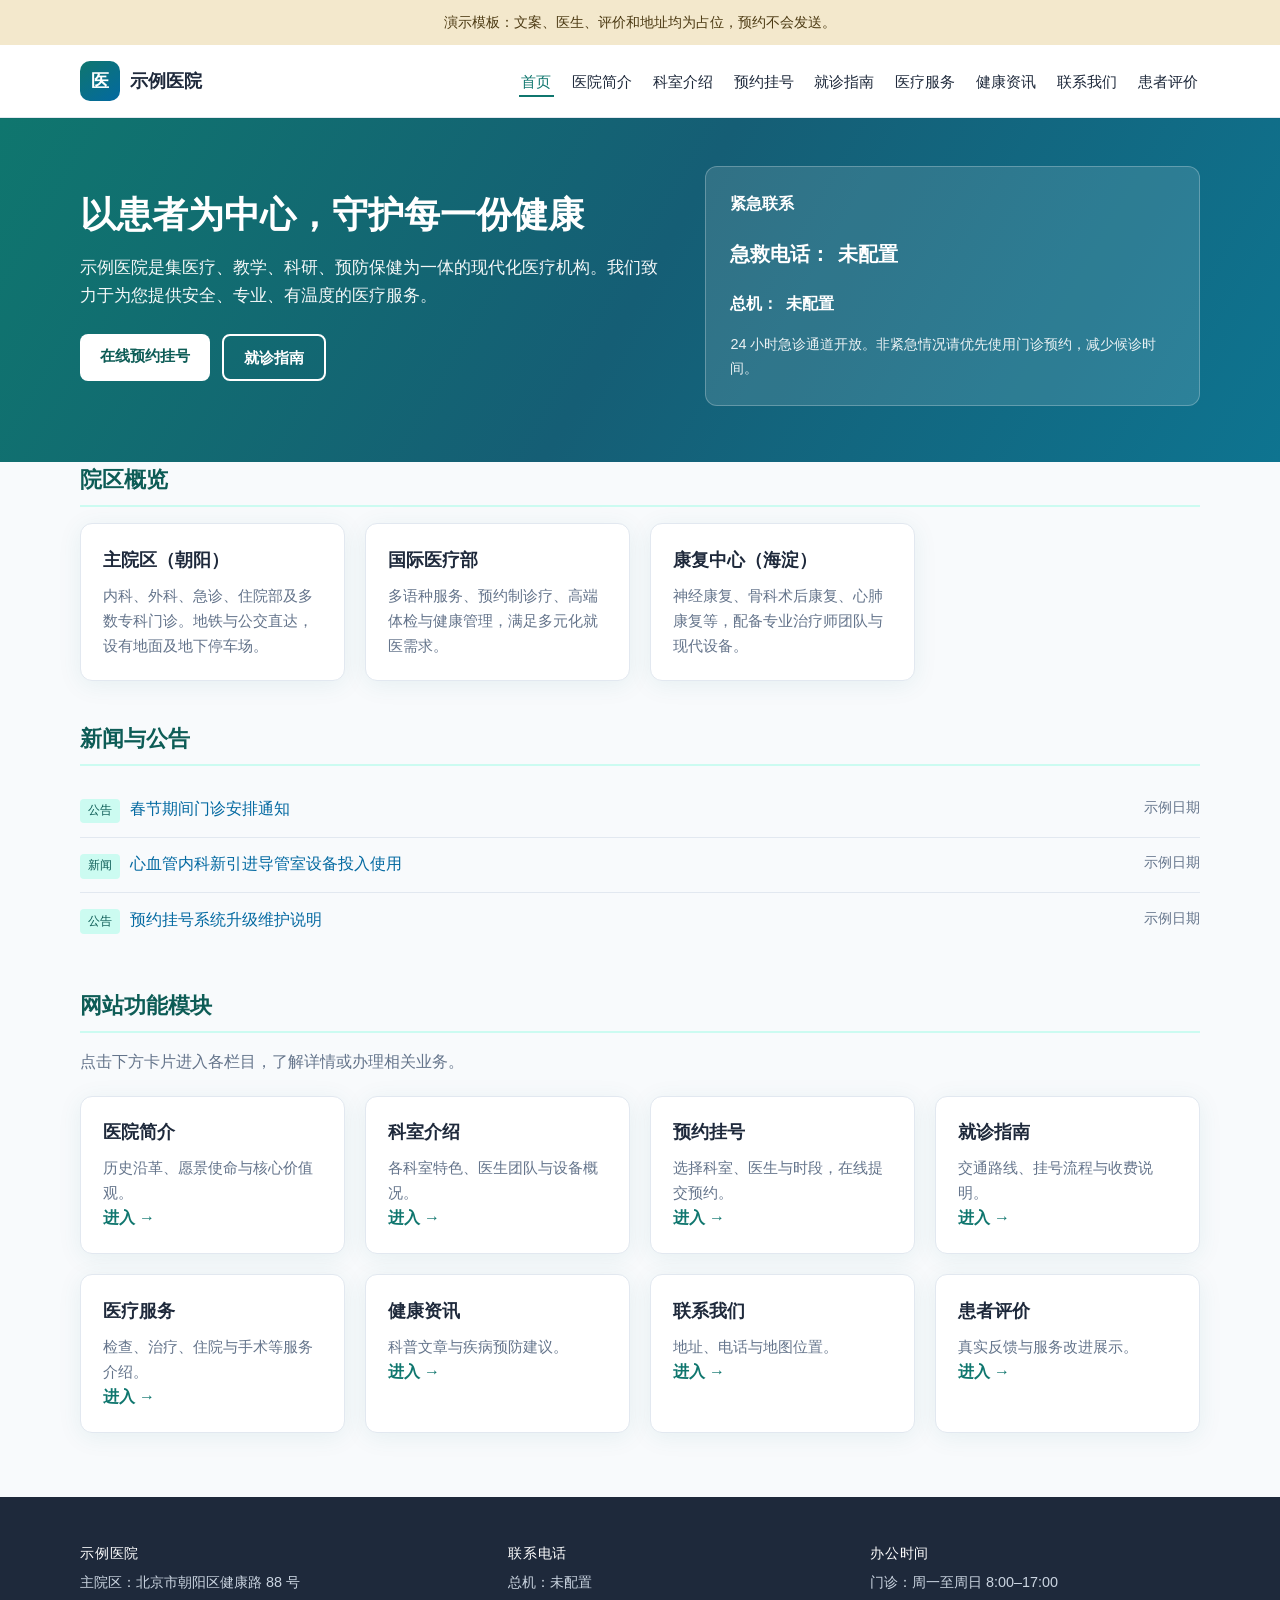
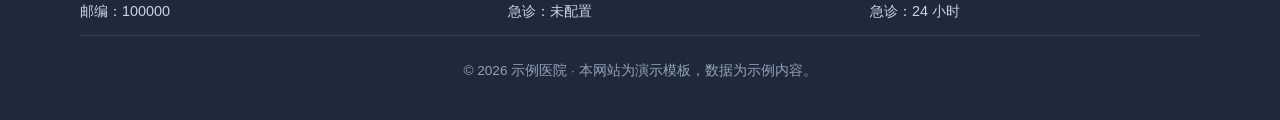
<file: index.html>
<!DOCTYPE html>
<html lang="zh-CN">
  <head>
    <meta charset="utf-8" />
    <meta name="viewport" content="width=device-width, initial-scale=1" />
    <title>首页 — 示例医院</title>
    <link rel="stylesheet" href="css/styles.css" />
  </head>
  <body>
    <p class="demo-notice" role="note">演示模板：文案、医生、评价和地址均为占位，预约不会发送。</p>
    <header class="site-header">
      <div class="container header-inner">
        <a class="logo" href="index.html">
          <span class="logo-mark">医</span>
          <span>示例医院</span>
        </a>
        <button
          type="button"
          class="nav-toggle"
          aria-label="打开菜单"
          aria-expanded="false"
        >
          ☰
        </button>
        <nav class="main-nav" aria-label="主导航">
          <ul>
            <li><a href="index.html" class="active">首页</a></li>
            <li><a href="about.html">医院简介</a></li>
            <li><a href="departments.html">科室介绍</a></li>
            <li><a href="appointment.html">预约挂号</a></li>
            <li><a href="guide.html">就诊指南</a></li>
            <li><a href="services.html">医疗服务</a></li>
            <li><a href="health.html">健康资讯</a></li>
            <li><a href="contact.html">联系我们</a></li>
            <li><a href="reviews.html">患者评价</a></li>
          </ul>
        </nav>
      </div>
    </header>

    <section class="hero-home">
      <div class="container">
        <div>
          <h1>以患者为中心，守护每一份健康</h1>
          <p class="subtitle">
            示例医院是集医疗、教学、科研、预防保健为一体的现代化医疗机构。我们致力于为您提供安全、专业、有温度的医疗服务。
          </p>
          <div class="hero-actions">
            <a class="btn btn-primary" href="appointment.html">在线预约挂号</a>
            <a class="btn btn-outline" href="guide.html" style="border-color: #fff; color: #fff"
              >就诊指南</a
            >
          </div>
        </div>
        <div class="hero-panel">
          <h2>紧急联系</h2>
          <p class="urgent-line">
            <span>急救电话：</span>
            <span>未配置</span>
          </p>
          <p class="urgent-line" style="margin-top: 0.75rem; font-size: 1rem">
            <span>总机：</span>
            <span>未配置</span>
          </p>
          <p style="margin: 1rem 0 0; font-size: 0.9rem; opacity: 0.9">
            24 小时急诊通道开放。非紧急情况请优先使用门诊预约，减少候诊时间。
          </p>
        </div>
      </div>
    </section>

    <main class="container">
      <section class="section">
        <h2 class="section-title">院区概览</h2>
        <div class="card-grid">
          <div class="card">
            <h3>主院区（朝阳）</h3>
            <p>
              内科、外科、急诊、住院部及多数专科门诊。地铁与公交直达，设有地面及地下停车场。
            </p>
          </div>
          <div class="card">
            <h3>国际医疗部</h3>
            <p>
              多语种服务、预约制诊疗、高端体检与健康管理，满足多元化就医需求。
            </p>
          </div>
          <div class="card">
            <h3>康复中心（海淀）</h3>
            <p>神经康复、骨科术后康复、心肺康复等，配备专业治疗师团队与现代设备。</p>
          </div>
        </div>
      </section>

      <section class="section">
        <h2 class="section-title">新闻与公告</h2>
        <ul class="news-list">
          <li>
            <div>
              <span class="tag">公告</span>
              <a href="health.html">春节期间门诊安排通知</a>
            </div>
            <span class="news-date">示例日期</span>
          </li>
          <li>
            <div>
              <span class="tag">新闻</span>
              <a href="departments.html">心血管内科新引进导管室设备投入使用</a>
            </div>
            <span class="news-date">示例日期</span>
          </li>
          <li>
            <div>
              <span class="tag">公告</span>
              <a href="appointment.html">预约挂号系统升级维护说明</a>
            </div>
            <span class="news-date">示例日期</span>
          </li>
        </ul>
      </section>

      <section class="section">
        <h2 class="section-title">网站功能模块</h2>
        <p style="color: var(--color-text-muted); margin-top: 0">
          点击下方卡片进入各栏目，了解详情或办理相关业务。
        </p>
        <div class="card-grid" style="margin-top: 1.25rem">
          <a class="card" href="about.html" style="text-decoration: none; color: inherit">
            <h3>医院简介</h3>
            <p>历史沿革、愿景使命与核心价值观。</p>
            <span style="color: var(--color-primary); font-weight: 600">进入 →</span>
          </a>
          <a class="card" href="departments.html" style="text-decoration: none; color: inherit">
            <h3>科室介绍</h3>
            <p>各科室特色、医生团队与设备概况。</p>
            <span style="color: var(--color-primary); font-weight: 600">进入 →</span>
          </a>
          <a class="card" href="appointment.html" style="text-decoration: none; color: inherit">
            <h3>预约挂号</h3>
            <p>选择科室、医生与时段，在线提交预约。</p>
            <span style="color: var(--color-primary); font-weight: 600">进入 →</span>
          </a>
          <a class="card" href="guide.html" style="text-decoration: none; color: inherit">
            <h3>就诊指南</h3>
            <p>交通路线、挂号流程与收费说明。</p>
            <span style="color: var(--color-primary); font-weight: 600">进入 →</span>
          </a>
          <a class="card" href="services.html" style="text-decoration: none; color: inherit">
            <h3>医疗服务</h3>
            <p>检查、治疗、住院与手术等服务介绍。</p>
            <span style="color: var(--color-primary); font-weight: 600">进入 →</span>
          </a>
          <a class="card" href="health.html" style="text-decoration: none; color: inherit">
            <h3>健康资讯</h3>
            <p>科普文章与疾病预防建议。</p>
            <span style="color: var(--color-primary); font-weight: 600">进入 →</span>
          </a>
          <a class="card" href="contact.html" style="text-decoration: none; color: inherit">
            <h3>联系我们</h3>
            <p>地址、电话与地图位置。</p>
            <span style="color: var(--color-primary); font-weight: 600">进入 →</span>
          </a>
          <a class="card" href="reviews.html" style="text-decoration: none; color: inherit">
            <h3>患者评价</h3>
            <p>真实反馈与服务改进展示。</p>
            <span style="color: var(--color-primary); font-weight: 600">进入 →</span>
          </a>
        </div>
      </section>
    </main>

    <footer class="site-footer">
      <div class="container">
        <div class="footer-grid">
          <div>
            <p class="footer-title">示例医院</p>
            <p>主院区：北京市朝阳区健康路 88 号</p>
            <p>邮编：100000</p>
          </div>
          <div>
            <p class="footer-title">联系电话</p>
            <p>总机：<span>未配置</span></p>
            <p>急诊：<span>未配置</span></p>
          </div>
          <div>
            <p class="footer-title">办公时间</p>
            <p>门诊：周一至周日 8:00–17:00</p>
            <p>急诊：24 小时</p>
          </div>
        </div>
        <p class="copyright">© 2026 示例医院 · 本网站为演示模板，数据为示例内容。</p>
      </div>
    </footer>
    <script src="js/main.js"></script>
  </body>
</html>
</file>
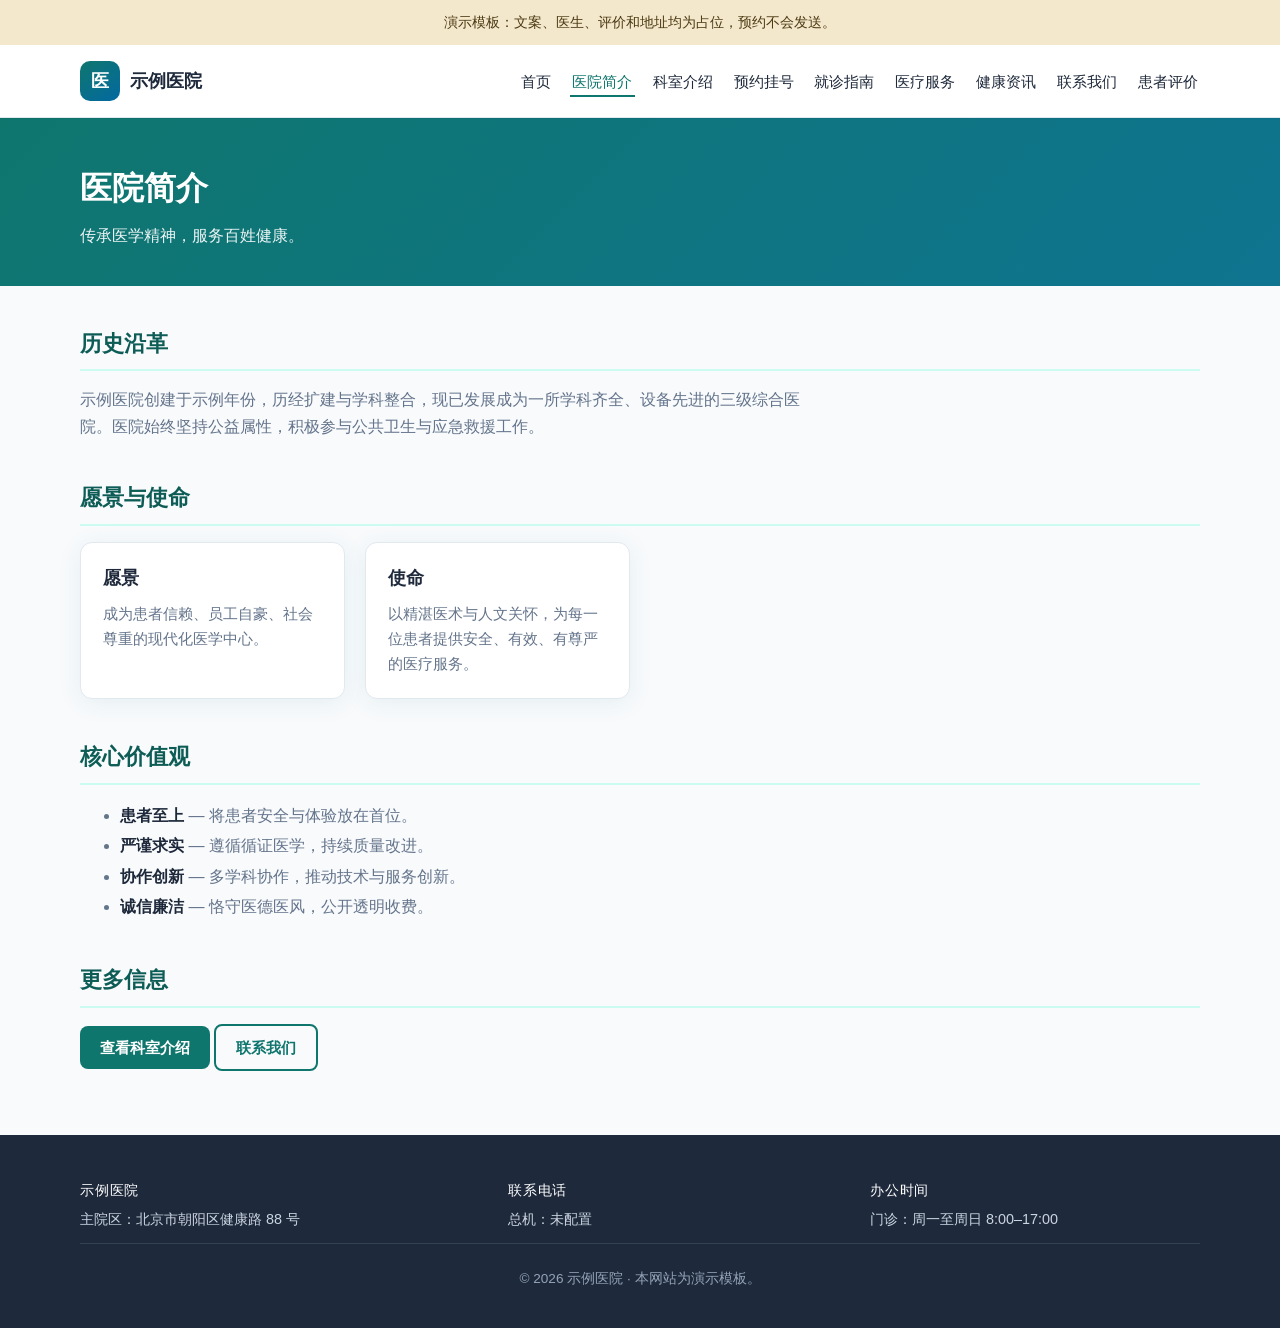
<file: about.html>
<!DOCTYPE html>
<html lang="zh-CN">
  <head>
    <meta charset="utf-8" />
    <meta name="viewport" content="width=device-width, initial-scale=1" />
    <title>医院简介 — 示例医院</title>
    <link rel="stylesheet" href="css/styles.css" />
  </head>
  <body>
    <p class="demo-notice" role="note">演示模板：文案、医生、评价和地址均为占位，预约不会发送。</p>
    <header class="site-header">
      <div class="container header-inner">
        <a class="logo" href="index.html">
          <span class="logo-mark">医</span>
          <span>示例医院</span>
        </a>
        <button type="button" class="nav-toggle" aria-label="打开菜单" aria-expanded="false">
          ☰
        </button>
        <nav class="main-nav" aria-label="主导航">
          <ul>
            <li><a href="index.html">首页</a></li>
            <li><a href="about.html" class="active">医院简介</a></li>
            <li><a href="departments.html">科室介绍</a></li>
            <li><a href="appointment.html">预约挂号</a></li>
            <li><a href="guide.html">就诊指南</a></li>
            <li><a href="services.html">医疗服务</a></li>
            <li><a href="health.html">健康资讯</a></li>
            <li><a href="contact.html">联系我们</a></li>
            <li><a href="reviews.html">患者评价</a></li>
          </ul>
        </nav>
      </div>
    </header>

    <div class="page-hero">
      <div class="container">
        <h1>医院简介</h1>
        <p class="lead">传承医学精神，服务百姓健康。</p>
      </div>
    </div>

    <main class="container">
      <section class="section">
        <h2 class="section-title">历史沿革</h2>
        <p style="color: var(--color-text-muted); max-width: 720px">
          示例医院创建于示例年份，历经扩建与学科整合，现已发展成为一所学科齐全、设备先进的三级综合医院。医院始终坚持公益属性，积极参与公共卫生与应急救援工作。
        </p>
      </section>

      <section class="section">
        <h2 class="section-title">愿景与使命</h2>
        <div class="card-grid">
          <div class="card">
            <h3>愿景</h3>
            <p>成为患者信赖、员工自豪、社会尊重的现代化医学中心。</p>
          </div>
          <div class="card">
            <h3>使命</h3>
            <p>以精湛医术与人文关怀，为每一位患者提供安全、有效、有尊严的医疗服务。</p>
          </div>
        </div>
      </section>

      <section class="section">
        <h2 class="section-title">核心价值观</h2>
        <ul style="color: var(--color-text-muted); max-width: 720px; line-height: 1.9">
          <li><strong style="color: var(--color-text)">患者至上</strong> — 将患者安全与体验放在首位。</li>
          <li><strong style="color: var(--color-text)">严谨求实</strong> — 遵循循证医学，持续质量改进。</li>
          <li><strong style="color: var(--color-text)">协作创新</strong> — 多学科协作，推动技术与服务创新。</li>
          <li><strong style="color: var(--color-text)">诚信廉洁</strong> — 恪守医德医风，公开透明收费。</li>
        </ul>
      </section>

      <section class="section">
        <h2 class="section-title">更多信息</h2>
        <p>
          <a class="btn btn-primary" href="departments.html">查看科室介绍</a>
          <a class="btn btn-outline" href="contact.html">联系我们</a>
        </p>
      </section>
    </main>

    <footer class="site-footer">
      <div class="container">
        <div class="footer-grid">
          <div>
            <p class="footer-title">示例医院</p>
            <p>主院区：北京市朝阳区健康路 88 号</p>
          </div>
          <div>
            <p class="footer-title">联系电话</p>
            <p>总机：<span>未配置</span></p>
          </div>
          <div>
            <p class="footer-title">办公时间</p>
            <p>门诊：周一至周日 8:00–17:00</p>
          </div>
        </div>
        <p class="copyright">© 2026 示例医院 · 本网站为演示模板。</p>
      </div>
    </footer>
    <script src="js/main.js"></script>
  </body>
</html>
</file>
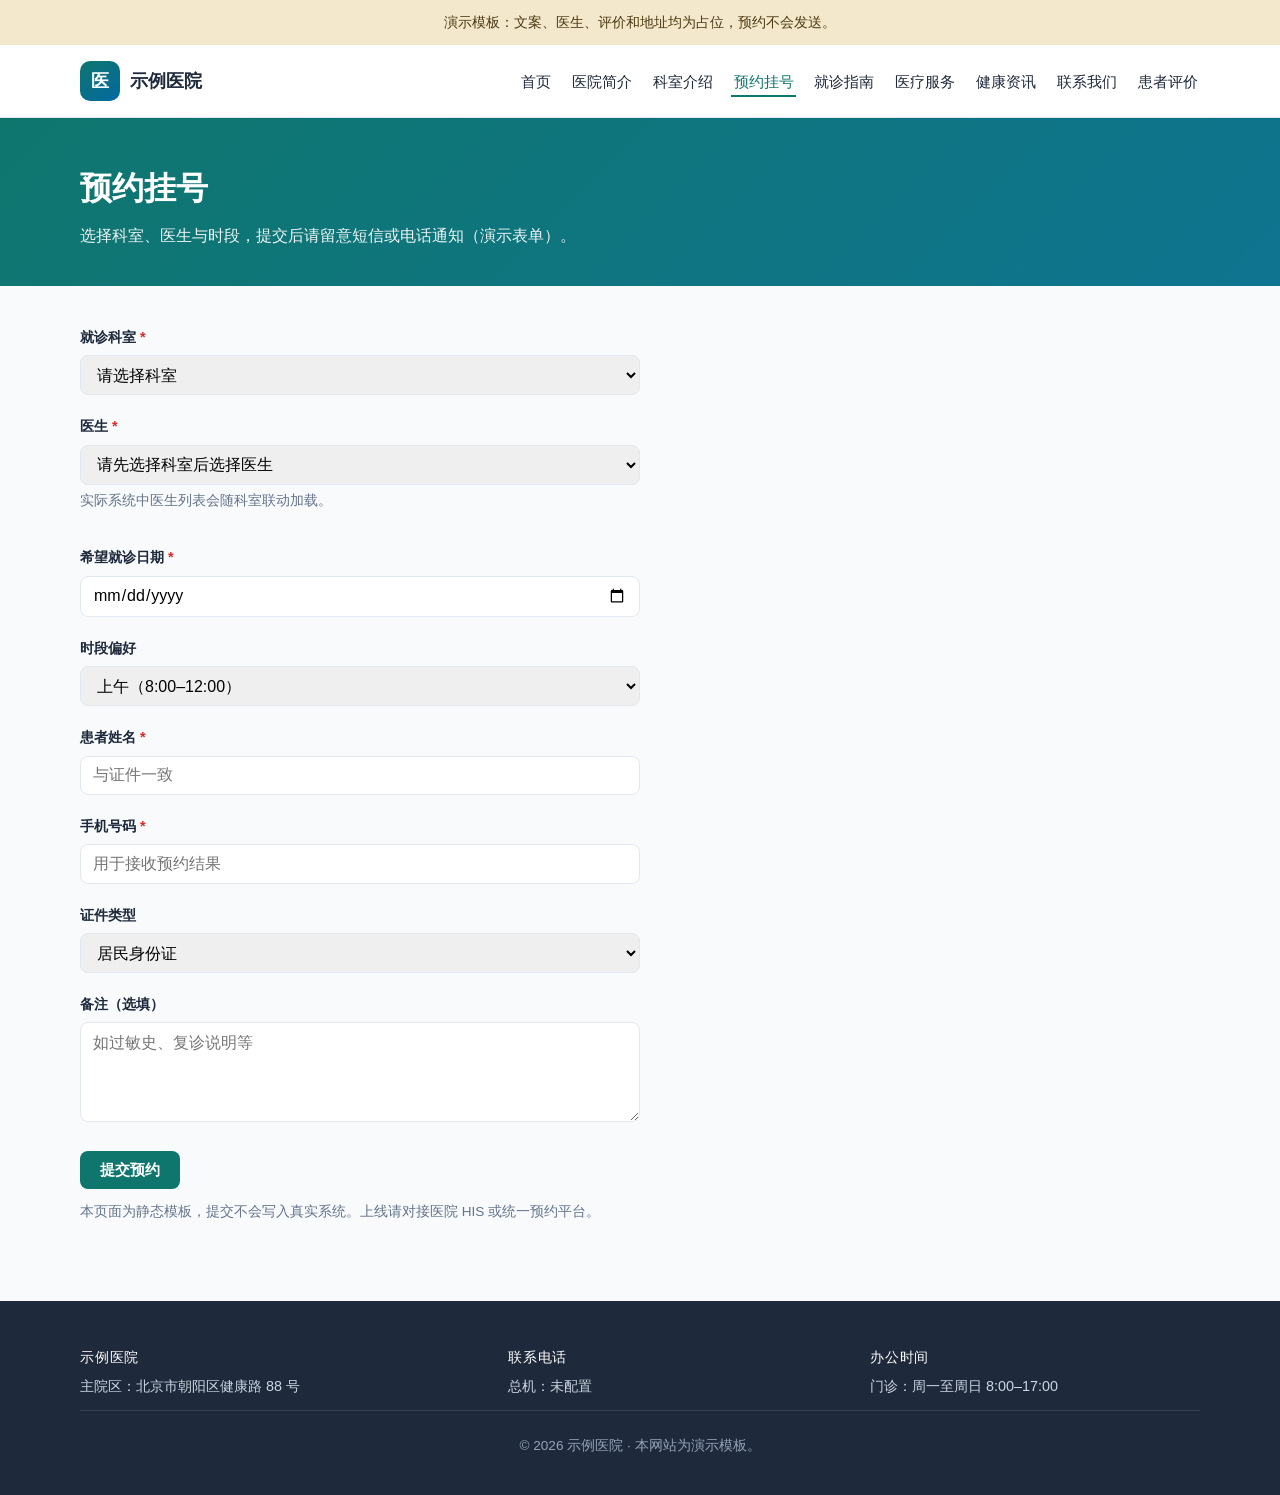
<file: appointment.html>
<!DOCTYPE html>
<html lang="zh-CN">
  <head>
    <meta charset="utf-8" />
    <meta name="viewport" content="width=device-width, initial-scale=1" />
    <title>预约挂号 — 示例医院</title>
    <link rel="stylesheet" href="css/styles.css" />
  </head>
  <body>
    <p class="demo-notice" role="note">演示模板：文案、医生、评价和地址均为占位，预约不会发送。</p>
    <header class="site-header">
      <div class="container header-inner">
        <a class="logo" href="index.html">
          <span class="logo-mark">医</span>
          <span>示例医院</span>
        </a>
        <button type="button" class="nav-toggle" aria-label="打开菜单" aria-expanded="false">
          ☰
        </button>
        <nav class="main-nav" aria-label="主导航">
          <ul>
            <li><a href="index.html">首页</a></li>
            <li><a href="about.html">医院简介</a></li>
            <li><a href="departments.html">科室介绍</a></li>
            <li><a href="appointment.html" class="active">预约挂号</a></li>
            <li><a href="guide.html">就诊指南</a></li>
            <li><a href="services.html">医疗服务</a></li>
            <li><a href="health.html">健康资讯</a></li>
            <li><a href="contact.html">联系我们</a></li>
            <li><a href="reviews.html">患者评价</a></li>
          </ul>
        </nav>
      </div>
    </header>

    <div class="page-hero">
      <div class="container">
        <h1>预约挂号</h1>
        <p class="lead">选择科室、医生与时段，提交后请留意短信或电话通知（演示表单）。</p>
      </div>
    </div>

    <main class="container">
      <section class="section">
        <form id="appointment-form" class="form-grid" novalidate>
          <div class="form-row">
            <label for="dept">就诊科室 <span style="color: var(--color-urgent)">*</span></label>
            <select id="dept" name="dept" required>
              <option value="">请选择科室</option>
              <option value="cardio">心血管内科</option>
              <option value="gi">消化内科</option>
              <option value="ortho">骨科</option>
              <option value="obgyn">妇产科</option>
              <option value="peds">儿科</option>
              <option value="ent">耳鼻喉科</option>
              <option value="derm">皮肤科</option>
            </select>
          </div>
          <div class="form-row">
            <label for="doctor">医生 <span style="color: var(--color-urgent)">*</span></label>
            <select id="doctor" name="doctor" required>
              <option value="">请先选择科室后选择医生</option>
              <option value="any">普通号（不指定医生）</option>
              <option value="doctor-a">示例医生A（主任医师）</option>
              <option value="doctor-b">示例医生B（副主任医师）</option>
              <option value="doctor-c">示例医生C（主治医师）</option>
            </select>
            <p class="form-hint">实际系统中医生列表会随科室联动加载。</p>
          </div>
          <div class="form-row">
            <label for="date">希望就诊日期 <span style="color: var(--color-urgent)">*</span></label>
            <input type="date" id="date" name="date" required />
          </div>
          <div class="form-row">
            <label for="slot">时段偏好</label>
            <select id="slot" name="slot">
              <option value="am">上午（8:00–12:00）</option>
              <option value="pm">下午（13:00–17:00）</option>
            </select>
          </div>
          <div class="form-row">
            <label for="name">患者姓名 <span style="color: var(--color-urgent)">*</span></label>
            <input type="text" id="name" name="name" required autocomplete="name" placeholder="与证件一致" />
          </div>
          <div class="form-row">
            <label for="phone">手机号码 <span style="color: var(--color-urgent)">*</span></label>
            <input type="tel" id="phone" name="phone" required autocomplete="tel" placeholder="用于接收预约结果" />
          </div>
          <div class="form-row">
            <label for="idtype">证件类型</label>
            <select id="idtype" name="idtype">
              <option value="id">居民身份证</option>
              <option value="passport">护照</option>
              <option value="other">其他</option>
            </select>
          </div>
          <div class="form-row">
            <label for="note">备注（选填）</label>
            <textarea id="note" name="note" placeholder="如过敏史、复诊说明等"></textarea>
          </div>
          <div class="form-row">
            <button type="submit" class="btn btn-primary">提交预约</button>
            <p class="form-hint" style="margin-top: 0.75rem">
              本页面为静态模板，提交不会写入真实系统。上线请对接医院 HIS 或统一预约平台。
            </p>
          </div>
        </form>
      </section>
    </main>

    <footer class="site-footer">
      <div class="container">
        <div class="footer-grid">
          <div>
            <p class="footer-title">示例医院</p>
            <p>主院区：北京市朝阳区健康路 88 号</p>
          </div>
          <div>
            <p class="footer-title">联系电话</p>
            <p>总机：<span>未配置</span></p>
          </div>
          <div>
            <p class="footer-title">办公时间</p>
            <p>门诊：周一至周日 8:00–17:00</p>
          </div>
        </div>
        <p class="copyright">© 2026 示例医院 · 本网站为演示模板。</p>
      </div>
    </footer>
    <script src="js/main.js"></script>
  </body>
</html>
</file>
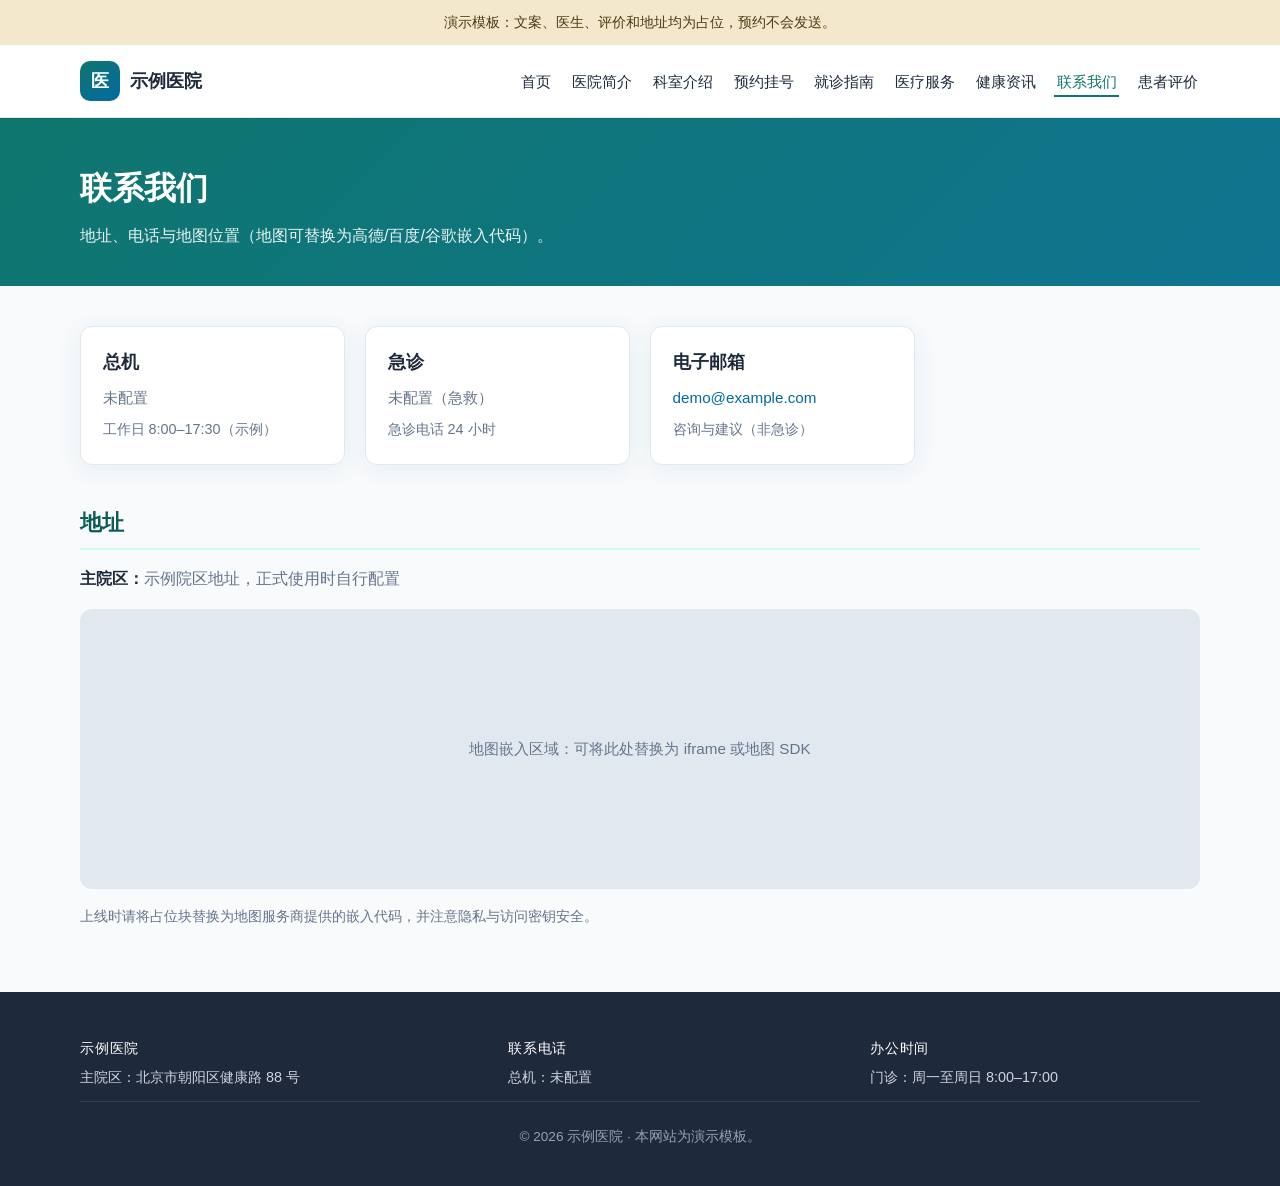
<file: contact.html>
<!DOCTYPE html>
<html lang="zh-CN">
  <head>
    <meta charset="utf-8" />
    <meta name="viewport" content="width=device-width, initial-scale=1" />
    <title>联系我们 — 示例医院</title>
    <link rel="stylesheet" href="css/styles.css" />
  </head>
  <body>
    <p class="demo-notice" role="note">演示模板：文案、医生、评价和地址均为占位，预约不会发送。</p>
    <header class="site-header">
      <div class="container header-inner">
        <a class="logo" href="index.html">
          <span class="logo-mark">医</span>
          <span>示例医院</span>
        </a>
        <button type="button" class="nav-toggle" aria-label="打开菜单" aria-expanded="false">
          ☰
        </button>
        <nav class="main-nav" aria-label="主导航">
          <ul>
            <li><a href="index.html">首页</a></li>
            <li><a href="about.html">医院简介</a></li>
            <li><a href="departments.html">科室介绍</a></li>
            <li><a href="appointment.html">预约挂号</a></li>
            <li><a href="guide.html">就诊指南</a></li>
            <li><a href="services.html">医疗服务</a></li>
            <li><a href="health.html">健康资讯</a></li>
            <li><a href="contact.html" class="active">联系我们</a></li>
            <li><a href="reviews.html">患者评价</a></li>
          </ul>
        </nav>
      </div>
    </header>

    <div class="page-hero">
      <div class="container">
        <h1>联系我们</h1>
        <p class="lead">地址、电话与地图位置（地图可替换为高德/百度/谷歌嵌入代码）。</p>
      </div>
    </div>

    <main class="container">
      <section class="section">
        <div class="card-grid">
          <div class="card">
            <h3>总机</h3>
            <p><span>未配置</span></p>
            <p style="margin-top: 0.5rem; font-size: 0.9rem">工作日 8:00–17:30（示例）</p>
          </div>
          <div class="card">
            <h3>急诊</h3>
            <p><span>未配置</span>（急救）</p>
            <p style="margin-top: 0.5rem; font-size: 0.9rem">急诊电话 24 小时</p>
          </div>
          <div class="card">
            <h3>电子邮箱</h3>
            <p><a href="mailto:demo@example.com">demo@example.com</a></p>
            <p style="margin-top: 0.5rem; font-size: 0.9rem">咨询与建议（非急诊）</p>
          </div>
        </div>
      </section>

      <section class="section">
        <h2 class="section-title">地址</h2>
        <p style="color: var(--color-text-muted); margin: 0 0 1rem">
          <strong style="color: var(--color-text)">主院区：</strong>示例院区地址，正式使用时自行配置
        </p>
        <div class="map-placeholder" role="img" aria-label="地图占位">
          地图嵌入区域：可将此处替换为 iframe 或地图 SDK
        </div>
        <p style="margin-top: 1rem; font-size: 0.9rem; color: var(--color-text-muted)">
          上线时请将占位块替换为地图服务商提供的嵌入代码，并注意隐私与访问密钥安全。
        </p>
      </section>
    </main>

    <footer class="site-footer">
      <div class="container">
        <div class="footer-grid">
          <div>
            <p class="footer-title">示例医院</p>
            <p>主院区：北京市朝阳区健康路 88 号</p>
          </div>
          <div>
            <p class="footer-title">联系电话</p>
            <p>总机：<span>未配置</span></p>
          </div>
          <div>
            <p class="footer-title">办公时间</p>
            <p>门诊：周一至周日 8:00–17:00</p>
          </div>
        </div>
        <p class="copyright">© 2026 示例医院 · 本网站为演示模板。</p>
      </div>
    </footer>
    <script src="js/main.js"></script>
  </body>
</html>
</file>
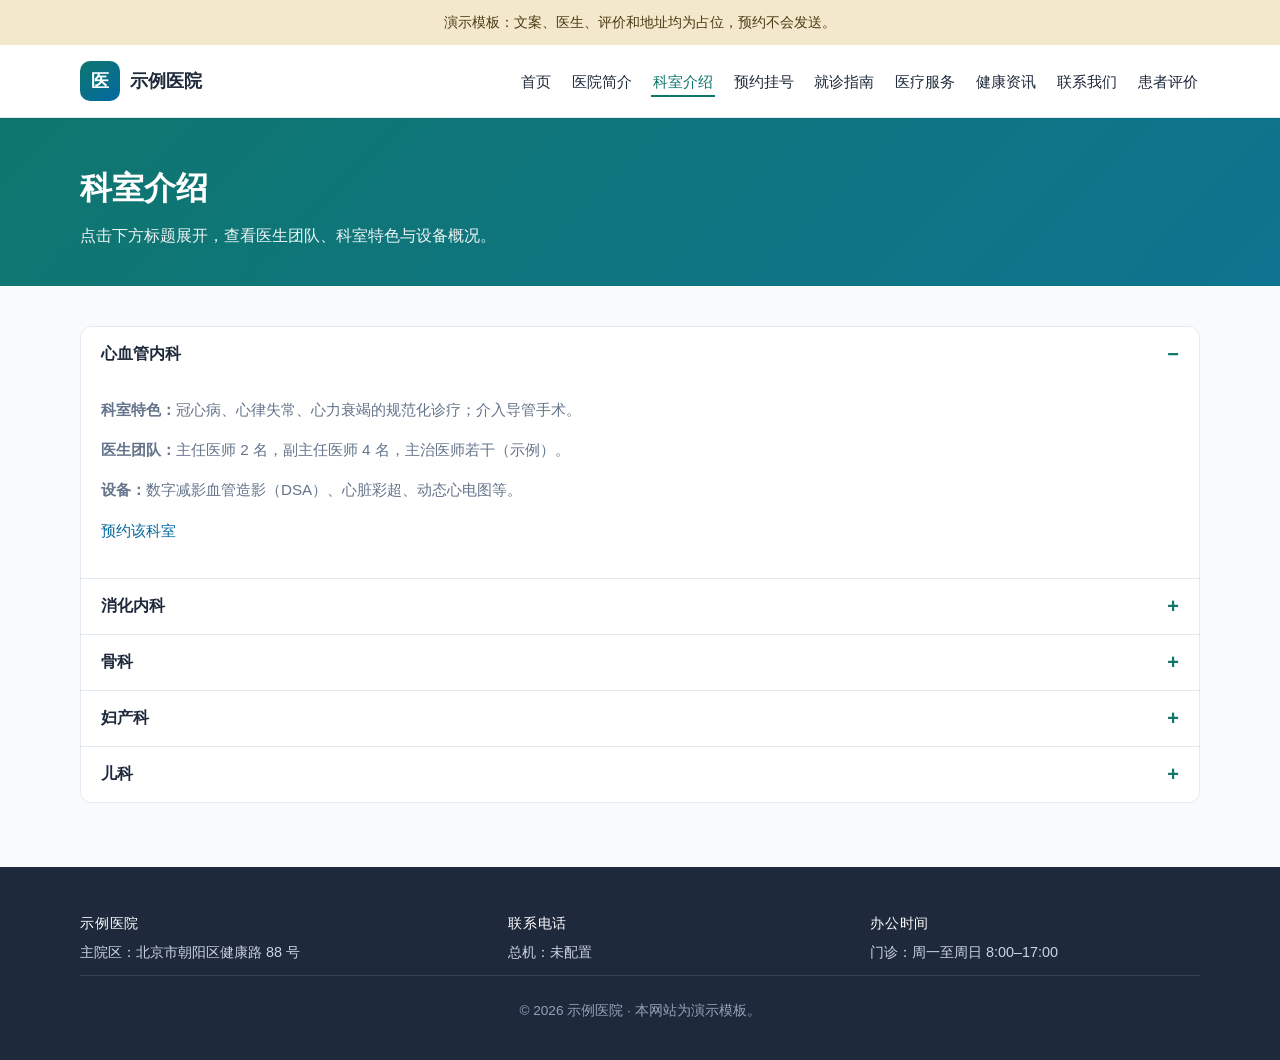
<file: departments.html>
<!DOCTYPE html>
<html lang="zh-CN">
  <head>
    <meta charset="utf-8" />
    <meta name="viewport" content="width=device-width, initial-scale=1" />
    <title>科室介绍 — 示例医院</title>
    <link rel="stylesheet" href="css/styles.css" />
  </head>
  <body>
    <p class="demo-notice" role="note">演示模板：文案、医生、评价和地址均为占位，预约不会发送。</p>
    <header class="site-header">
      <div class="container header-inner">
        <a class="logo" href="index.html">
          <span class="logo-mark">医</span>
          <span>示例医院</span>
        </a>
        <button type="button" class="nav-toggle" aria-label="打开菜单" aria-expanded="false">
          ☰
        </button>
        <nav class="main-nav" aria-label="主导航">
          <ul>
            <li><a href="index.html">首页</a></li>
            <li><a href="about.html">医院简介</a></li>
            <li><a href="departments.html" class="active">科室介绍</a></li>
            <li><a href="appointment.html">预约挂号</a></li>
            <li><a href="guide.html">就诊指南</a></li>
            <li><a href="services.html">医疗服务</a></li>
            <li><a href="health.html">健康资讯</a></li>
            <li><a href="contact.html">联系我们</a></li>
            <li><a href="reviews.html">患者评价</a></li>
          </ul>
        </nav>
      </div>
    </header>

    <div class="page-hero">
      <div class="container">
        <h1>科室介绍</h1>
        <p class="lead">点击下方标题展开，查看医生团队、科室特色与设备概况。</p>
      </div>
    </div>

    <main class="container">
      <div class="accordion" role="region" aria-label="科室列表">
        <div class="accordion-item is-open">
          <button type="button" class="accordion-trigger">心血管内科</button>
          <div class="accordion-panel">
            <p><strong>科室特色：</strong>冠心病、心律失常、心力衰竭的规范化诊疗；介入导管手术。</p>
            <p><strong>医生团队：</strong>主任医师 2 名，副主任医师 4 名，主治医师若干（示例）。</p>
            <p><strong>设备：</strong>数字减影血管造影（DSA）、心脏彩超、动态心电图等。</p>
            <p style="margin-top: 0.75rem">
              <a href="appointment.html">预约该科室</a>
            </p>
          </div>
        </div>
        <div class="accordion-item">
          <button type="button" class="accordion-trigger">消化内科</button>
          <div class="accordion-panel">
            <p><strong>科室特色：</strong>胃肠镜微创诊疗、肝病与胆胰疾病综合管理。</p>
            <p><strong>医生团队：</strong>亚专科分组（肝病、胃肠动力等），高年资医师带组。</p>
            <p><strong>设备：</strong>高清电子胃肠镜、胶囊内镜、幽门螺杆菌检测等。</p>
            <p style="margin-top: 0.75rem">
              <a href="appointment.html">预约该科室</a>
            </p>
          </div>
        </div>
        <div class="accordion-item">
          <button type="button" class="accordion-trigger">骨科</button>
          <div class="accordion-panel">
            <p><strong>科室特色：</strong>关节置换、脊柱微创、运动医学与创伤骨科。</p>
            <p><strong>医生团队：</strong>关节组、脊柱组、创伤组分工协作。</p>
            <p><strong>设备：</strong>术中导航、关节镜、C 臂 X 光机等。</p>
            <p style="margin-top: 0.75rem">
              <a href="appointment.html">预约该科室</a>
            </p>
          </div>
        </div>
        <div class="accordion-item">
          <button type="button" class="accordion-trigger">妇产科</button>
          <div class="accordion-panel">
            <p><strong>科室特色：</strong>高危妊娠管理、妇科肿瘤与微创手术。</p>
            <p><strong>医生团队：</strong>产科、妇科肿瘤、生殖内分泌等亚专业。</p>
            <p><strong>设备：</strong>四维彩超、宫腔镜、腹腔镜系统等。</p>
            <p style="margin-top: 0.75rem">
              <a href="appointment.html">预约该科室</a>
            </p>
          </div>
        </div>
        <div class="accordion-item">
          <button type="button" class="accordion-trigger">儿科</button>
          <div class="accordion-panel">
            <p><strong>科室特色：</strong>儿童呼吸、消化、神经及新生儿常见病与危重症。</p>
            <p><strong>医生团队：</strong>儿科专科医师与护理团队，注重家长沟通与健康宣教。</p>
            <p><strong>环境：</strong>独立雾化区、儿童友好候诊区（示例）。</p>
            <p style="margin-top: 0.75rem">
              <a href="appointment.html">预约该科室</a>
            </p>
          </div>
        </div>
      </div>
    </main>

    <footer class="site-footer">
      <div class="container">
        <div class="footer-grid">
          <div>
            <p class="footer-title">示例医院</p>
            <p>主院区：北京市朝阳区健康路 88 号</p>
          </div>
          <div>
            <p class="footer-title">联系电话</p>
            <p>总机：<span>未配置</span></p>
          </div>
          <div>
            <p class="footer-title">办公时间</p>
            <p>门诊：周一至周日 8:00–17:00</p>
          </div>
        </div>
        <p class="copyright">© 2026 示例医院 · 本网站为演示模板。</p>
      </div>
    </footer>
    <script src="js/main.js"></script>
  </body>
</html>
</file>
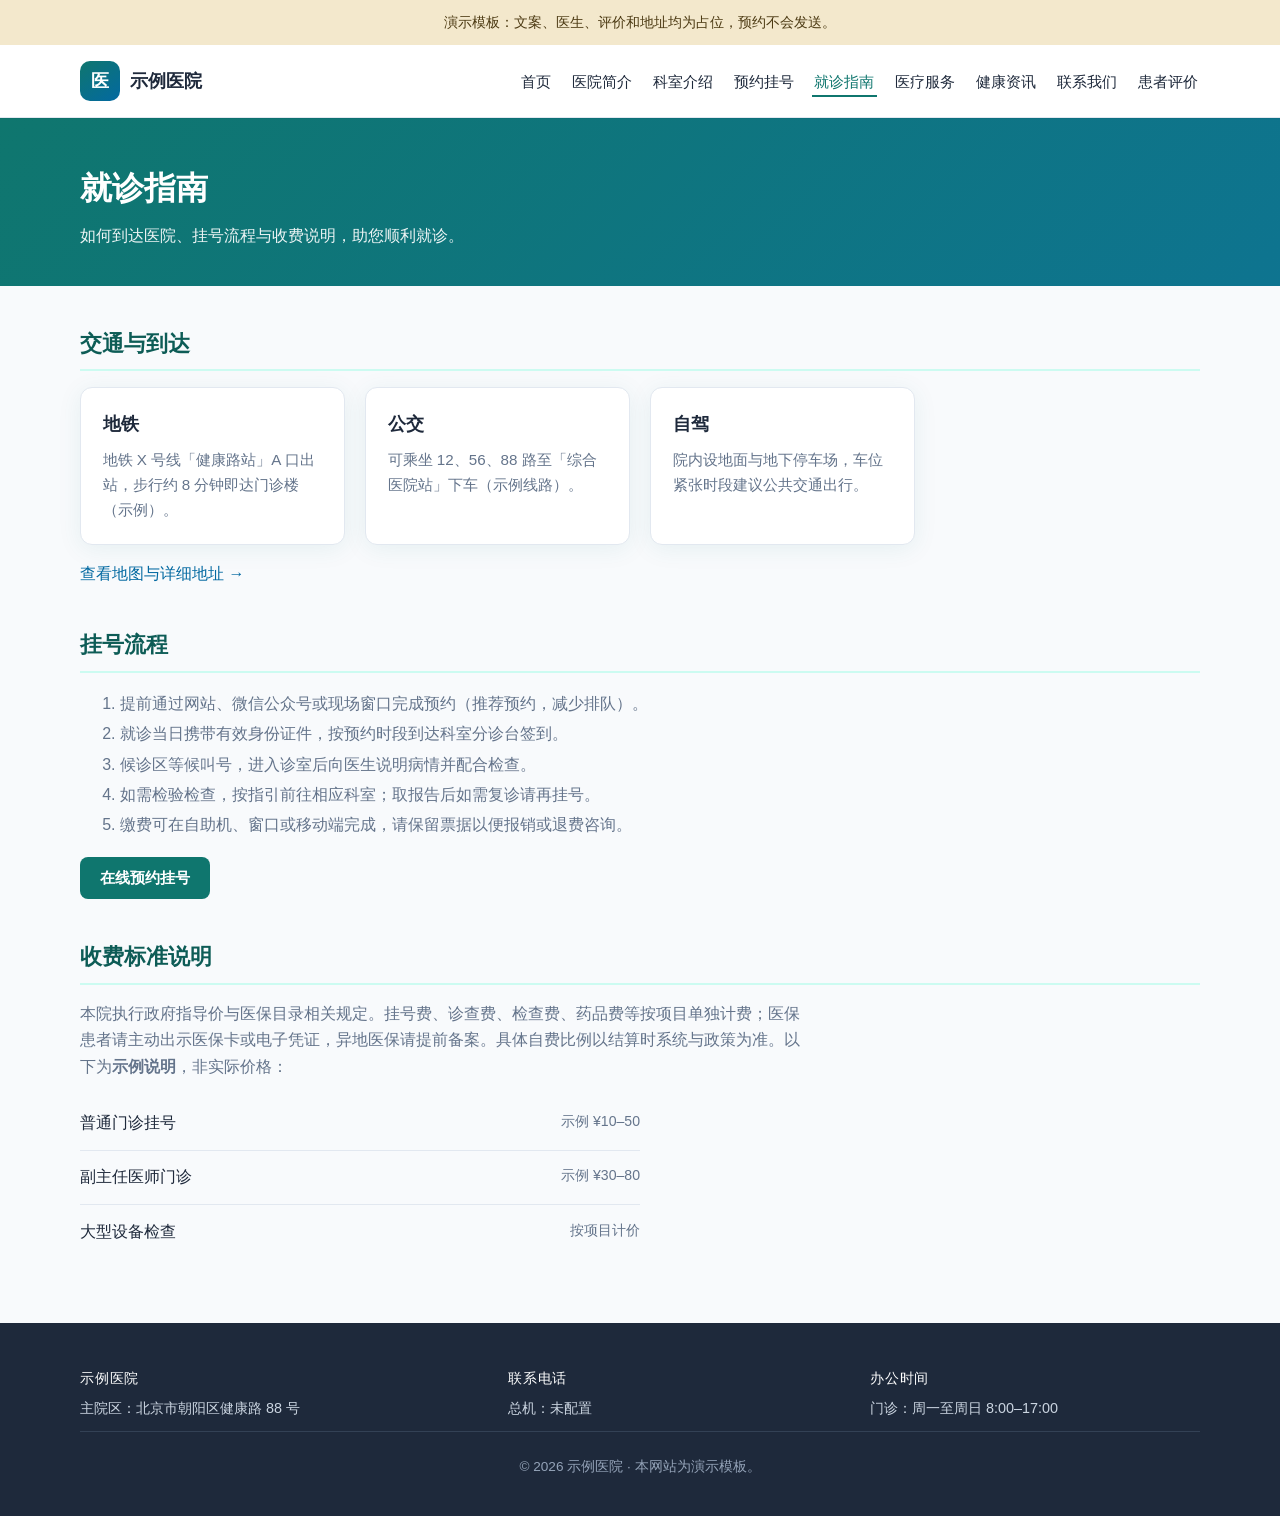
<file: guide.html>
<!DOCTYPE html>
<html lang="zh-CN">
  <head>
    <meta charset="utf-8" />
    <meta name="viewport" content="width=device-width, initial-scale=1" />
    <title>就诊指南 — 示例医院</title>
    <link rel="stylesheet" href="css/styles.css" />
  </head>
  <body>
    <p class="demo-notice" role="note">演示模板：文案、医生、评价和地址均为占位，预约不会发送。</p>
    <header class="site-header">
      <div class="container header-inner">
        <a class="logo" href="index.html">
          <span class="logo-mark">医</span>
          <span>示例医院</span>
        </a>
        <button type="button" class="nav-toggle" aria-label="打开菜单" aria-expanded="false">
          ☰
        </button>
        <nav class="main-nav" aria-label="主导航">
          <ul>
            <li><a href="index.html">首页</a></li>
            <li><a href="about.html">医院简介</a></li>
            <li><a href="departments.html">科室介绍</a></li>
            <li><a href="appointment.html">预约挂号</a></li>
            <li><a href="guide.html" class="active">就诊指南</a></li>
            <li><a href="services.html">医疗服务</a></li>
            <li><a href="health.html">健康资讯</a></li>
            <li><a href="contact.html">联系我们</a></li>
            <li><a href="reviews.html">患者评价</a></li>
          </ul>
        </nav>
      </div>
    </header>

    <div class="page-hero">
      <div class="container">
        <h1>就诊指南</h1>
        <p class="lead">如何到达医院、挂号流程与收费说明，助您顺利就诊。</p>
      </div>
    </div>

    <main class="container">
      <section class="section">
        <h2 class="section-title">交通与到达</h2>
        <div class="card-grid">
          <div class="card">
            <h3>地铁</h3>
            <p>地铁 X 号线「健康路站」A 口出站，步行约 8 分钟即达门诊楼（示例）。</p>
          </div>
          <div class="card">
            <h3>公交</h3>
            <p>可乘坐 12、56、88 路至「综合医院站」下车（示例线路）。</p>
          </div>
          <div class="card">
            <h3>自驾</h3>
            <p>院内设地面与地下停车场，车位紧张时段建议公共交通出行。</p>
          </div>
        </div>
        <p style="margin-top: 1rem">
          <a href="contact.html">查看地图与详细地址 →</a>
        </p>
      </section>

      <section class="section">
        <h2 class="section-title">挂号流程</h2>
        <ol style="color: var(--color-text-muted); max-width: 720px; line-height: 1.9">
          <li>提前通过网站、微信公众号或现场窗口完成预约（推荐预约，减少排队）。</li>
          <li>就诊当日携带有效身份证件，按预约时段到达科室分诊台签到。</li>
          <li>候诊区等候叫号，进入诊室后向医生说明病情并配合检查。</li>
          <li>如需检验检查，按指引前往相应科室；取报告后如需复诊请再挂号。</li>
          <li>缴费可在自助机、窗口或移动端完成，请保留票据以便报销或退费咨询。</li>
        </ol>
        <p>
          <a class="btn btn-primary" href="appointment.html">在线预约挂号</a>
        </p>
      </section>

      <section class="section">
        <h2 class="section-title">收费标准说明</h2>
        <p style="color: var(--color-text-muted); max-width: 720px">
          本院执行政府指导价与医保目录相关规定。挂号费、诊查费、检查费、药品费等按项目单独计费；医保患者请主动出示医保卡或电子凭证，异地医保请提前备案。具体自费比例以结算时系统与政策为准。以下为<strong>示例说明</strong>，非实际价格：
        </p>
        <ul class="news-list" style="margin-top: 1rem; max-width: 560px">
          <li>
            <span>普通门诊挂号</span>
            <span class="news-date">示例 ¥10–50</span>
          </li>
          <li>
            <span>副主任医师门诊</span>
            <span class="news-date">示例 ¥30–80</span>
          </li>
          <li>
            <span>大型设备检查</span>
            <span class="news-date">按项目计价</span>
          </li>
        </ul>
      </section>
    </main>

    <footer class="site-footer">
      <div class="container">
        <div class="footer-grid">
          <div>
            <p class="footer-title">示例医院</p>
            <p>主院区：北京市朝阳区健康路 88 号</p>
          </div>
          <div>
            <p class="footer-title">联系电话</p>
            <p>总机：<span>未配置</span></p>
          </div>
          <div>
            <p class="footer-title">办公时间</p>
            <p>门诊：周一至周日 8:00–17:00</p>
          </div>
        </div>
        <p class="copyright">© 2026 示例医院 · 本网站为演示模板。</p>
      </div>
    </footer>
    <script src="js/main.js"></script>
  </body>
</html>
</file>
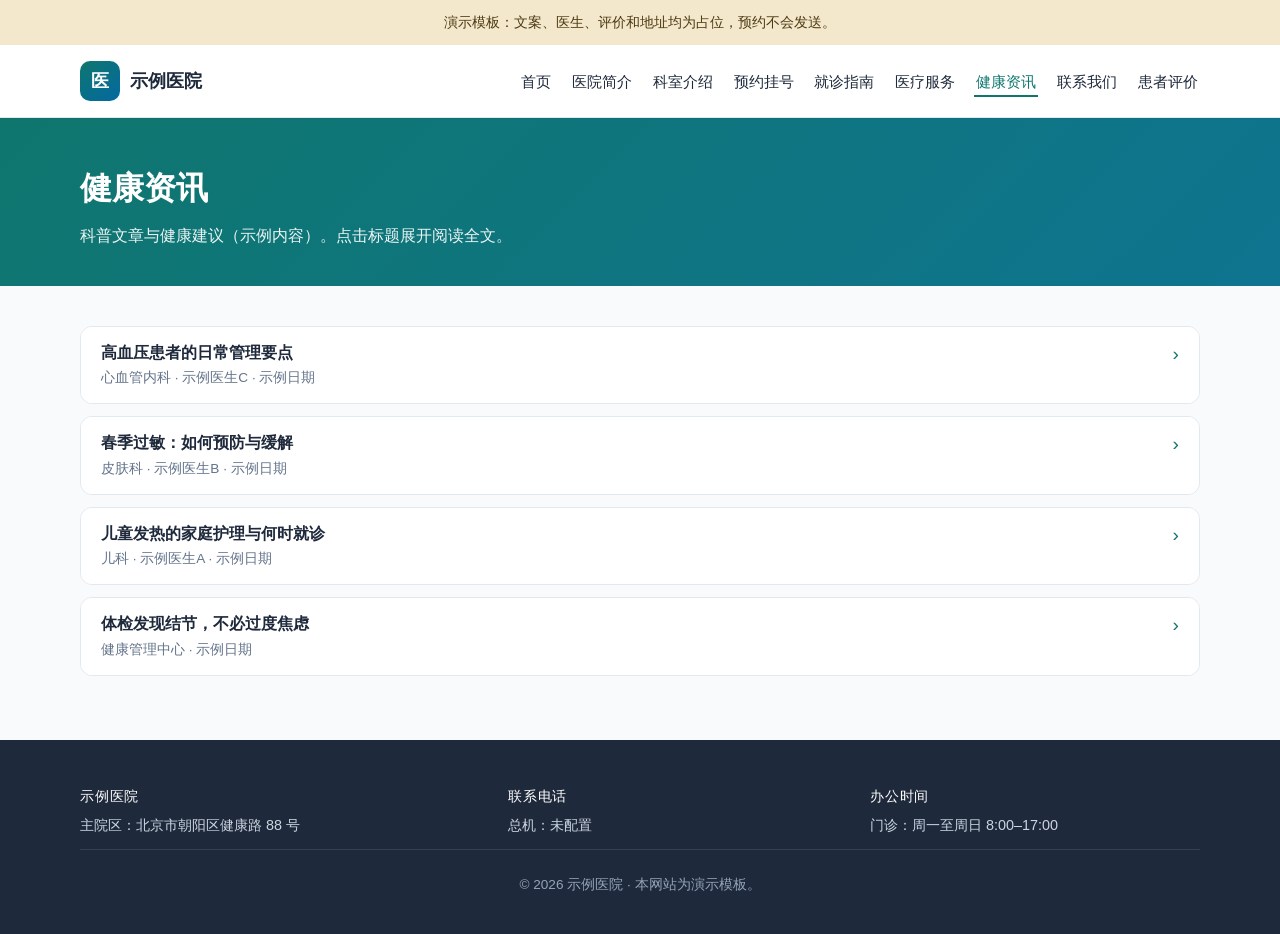
<file: health.html>
<!DOCTYPE html>
<html lang="zh-CN">
  <head>
    <meta charset="utf-8" />
    <meta name="viewport" content="width=device-width, initial-scale=1" />
    <title>健康资讯 — 示例医院</title>
    <link rel="stylesheet" href="css/styles.css" />
  </head>
  <body>
    <p class="demo-notice" role="note">演示模板：文案、医生、评价和地址均为占位，预约不会发送。</p>
    <header class="site-header">
      <div class="container header-inner">
        <a class="logo" href="index.html">
          <span class="logo-mark">医</span>
          <span>示例医院</span>
        </a>
        <button type="button" class="nav-toggle" aria-label="打开菜单" aria-expanded="false">
          ☰
        </button>
        <nav class="main-nav" aria-label="主导航">
          <ul>
            <li><a href="index.html">首页</a></li>
            <li><a href="about.html">医院简介</a></li>
            <li><a href="departments.html">科室介绍</a></li>
            <li><a href="appointment.html">预约挂号</a></li>
            <li><a href="guide.html">就诊指南</a></li>
            <li><a href="services.html">医疗服务</a></li>
            <li><a href="health.html" class="active">健康资讯</a></li>
            <li><a href="contact.html">联系我们</a></li>
            <li><a href="reviews.html">患者评价</a></li>
          </ul>
        </nav>
      </div>
    </header>

    <div class="page-hero">
      <div class="container">
        <h1>健康资讯</h1>
        <p class="lead">科普文章与健康建议（示例内容）。点击标题展开阅读全文。</p>
      </div>
    </div>

    <main class="container">
      <div class="article-list" role="feed" aria-label="文章列表">
        <article class="article-item">
          <button type="button" class="article-summary" aria-expanded="false">
            <span>
              <h3>高血压患者的日常管理要点</h3>
              <span class="meta">心血管内科 · 示例医生C · 示例日期</span>
            </span>
            <span class="chev">›</span>
          </button>
          <div class="article-body">
            <p>
              规律监测血压、低盐饮食、适度运动与遵医嘱用药是控制高血压的基础。避免自行停药或频繁换药。若出现剧烈头痛、胸痛、视物模糊等，请立即就医。本文仅供科普，具体诊疗请面诊医生。
            </p>
          </div>
        </article>
        <article class="article-item">
          <button type="button" class="article-summary" aria-expanded="false">
            <span>
              <h3>春季过敏：如何预防与缓解</h3>
              <span class="meta">皮肤科 · 示例医生B · 示例日期</span>
            </span>
            <span class="chev">›</span>
          </button>
          <div class="article-body">
            <p>
              花粉季减少户外活动高峰时段外出，回家后洗脸换衣；室内使用空气净化器有助于减少过敏原。症状明显时可在医生指导下使用抗组胺药或鼻喷剂，勿长期滥用激素类药物。
            </p>
          </div>
        </article>
        <article class="article-item">
          <button type="button" class="article-summary" aria-expanded="false">
            <span>
              <h3>儿童发热的家庭护理与何时就诊</h3>
              <span class="meta">儿科 · 示例医生A · 示例日期</span>
            </span>
            <span class="chev">›</span>
          </button>
          <div class="article-body">
            <p>
              发热是常见症状，应让孩子多饮水、注意休息，按说明书或医嘱合理使用退热药。若三月龄以下婴儿发热、持续高热不退、精神差、抽搐、呼吸急促等，请尽快急诊就诊。
            </p>
          </div>
        </article>
        <article class="article-item">
          <button type="button" class="article-summary" aria-expanded="false">
            <span>
              <h3>体检发现结节，不必过度焦虑</h3>
              <span class="meta">健康管理中心 · 示例日期</span>
            </span>
            <span class="chev">›</span>
          </button>
          <div class="article-body">
            <p>
              许多结节为良性，需结合影像特征与随访变化综合判断。请携带报告至专科门诊咨询，按医生建议定期复查，避免网络信息对号入座造成不必要的心理负担。
            </p>
          </div>
        </article>
      </div>
    </main>

    <footer class="site-footer">
      <div class="container">
        <div class="footer-grid">
          <div>
            <p class="footer-title">示例医院</p>
            <p>主院区：北京市朝阳区健康路 88 号</p>
          </div>
          <div>
            <p class="footer-title">联系电话</p>
            <p>总机：<span>未配置</span></p>
          </div>
          <div>
            <p class="footer-title">办公时间</p>
            <p>门诊：周一至周日 8:00–17:00</p>
          </div>
        </div>
        <p class="copyright">© 2026 示例医院 · 本网站为演示模板。</p>
      </div>
    </footer>
    <script src="js/main.js"></script>
  </body>
</html>
</file>
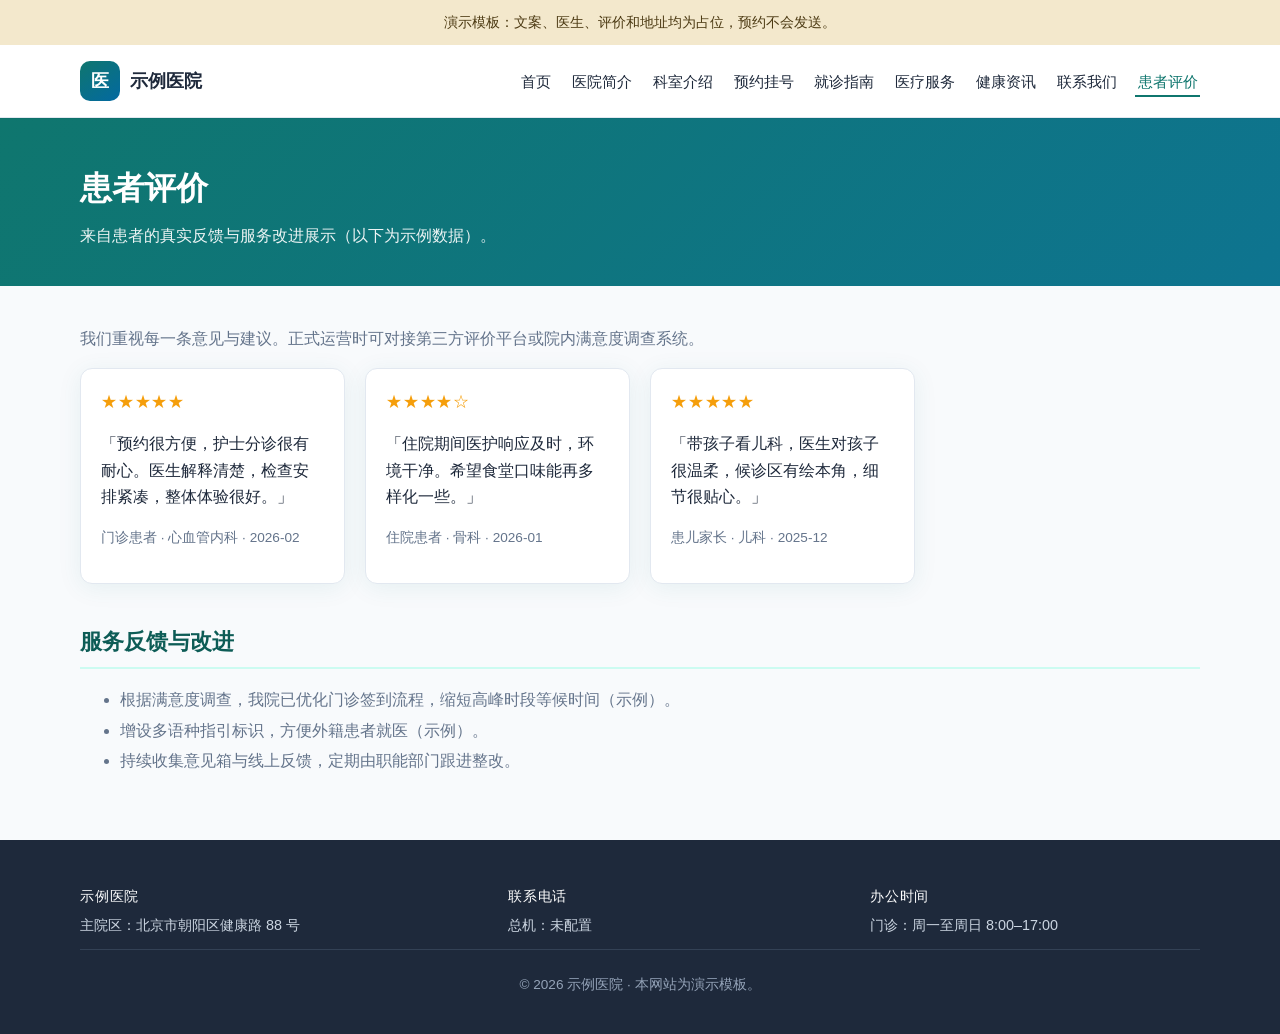
<file: reviews.html>
<!DOCTYPE html>
<html lang="zh-CN">
  <head>
    <meta charset="utf-8" />
    <meta name="viewport" content="width=device-width, initial-scale=1" />
    <title>患者评价 — 示例医院</title>
    <link rel="stylesheet" href="css/styles.css" />
  </head>
  <body>
    <p class="demo-notice" role="note">演示模板：文案、医生、评价和地址均为占位，预约不会发送。</p>
    <header class="site-header">
      <div class="container header-inner">
        <a class="logo" href="index.html">
          <span class="logo-mark">医</span>
          <span>示例医院</span>
        </a>
        <button type="button" class="nav-toggle" aria-label="打开菜单" aria-expanded="false">
          ☰
        </button>
        <nav class="main-nav" aria-label="主导航">
          <ul>
            <li><a href="index.html">首页</a></li>
            <li><a href="about.html">医院简介</a></li>
            <li><a href="departments.html">科室介绍</a></li>
            <li><a href="appointment.html">预约挂号</a></li>
            <li><a href="guide.html">就诊指南</a></li>
            <li><a href="services.html">医疗服务</a></li>
            <li><a href="health.html">健康资讯</a></li>
            <li><a href="contact.html">联系我们</a></li>
            <li><a href="reviews.html" class="active">患者评价</a></li>
          </ul>
        </nav>
      </div>
    </header>

    <div class="page-hero">
      <div class="container">
        <h1>患者评价</h1>
        <p class="lead">来自患者的真实反馈与服务改进展示（以下为示例数据）。</p>
      </div>
    </div>

    <main class="container">
      <section class="section">
        <p style="color: var(--color-text-muted); margin-top: 0">
          我们重视每一条意见与建议。正式运营时可对接第三方评价平台或院内满意度调查系统。
        </p>
        <div class="card-grid">
          <div class="review-card">
            <div class="review-stars" aria-hidden="true">★★★★★</div>
            <p>
              「预约很方便，护士分诊很有耐心。医生解释清楚，检查安排紧凑，整体体验很好。」
            </p>
            <p class="review-meta">门诊患者 · 心血管内科 · 2026-02</p>
          </div>
          <div class="review-card">
            <div class="review-stars" aria-hidden="true">★★★★☆</div>
            <p>
              「住院期间医护响应及时，环境干净。希望食堂口味能再多样化一些。」
            </p>
            <p class="review-meta">住院患者 · 骨科 · 2026-01</p>
          </div>
          <div class="review-card">
            <div class="review-stars" aria-hidden="true">★★★★★</div>
            <p>
              「带孩子看儿科，医生对孩子很温柔，候诊区有绘本角，细节很贴心。」
            </p>
            <p class="review-meta">患儿家长 · 儿科 · 2025-12</p>
          </div>
        </div>
      </section>

      <section class="section">
        <h2 class="section-title">服务反馈与改进</h2>
        <ul style="color: var(--color-text-muted); max-width: 720px; line-height: 1.9">
          <li>根据满意度调查，我院已优化门诊签到流程，缩短高峰时段等候时间（示例）。</li>
          <li>增设多语种指引标识，方便外籍患者就医（示例）。</li>
          <li>持续收集意见箱与线上反馈，定期由职能部门跟进整改。</li>
        </ul>
      </section>
    </main>

    <footer class="site-footer">
      <div class="container">
        <div class="footer-grid">
          <div>
            <p class="footer-title">示例医院</p>
            <p>主院区：北京市朝阳区健康路 88 号</p>
          </div>
          <div>
            <p class="footer-title">联系电话</p>
            <p>总机：<span>未配置</span></p>
          </div>
          <div>
            <p class="footer-title">办公时间</p>
            <p>门诊：周一至周日 8:00–17:00</p>
          </div>
        </div>
        <p class="copyright">© 2026 示例医院 · 本网站为演示模板。</p>
      </div>
    </footer>
    <script src="js/main.js"></script>
  </body>
</html>
</file>
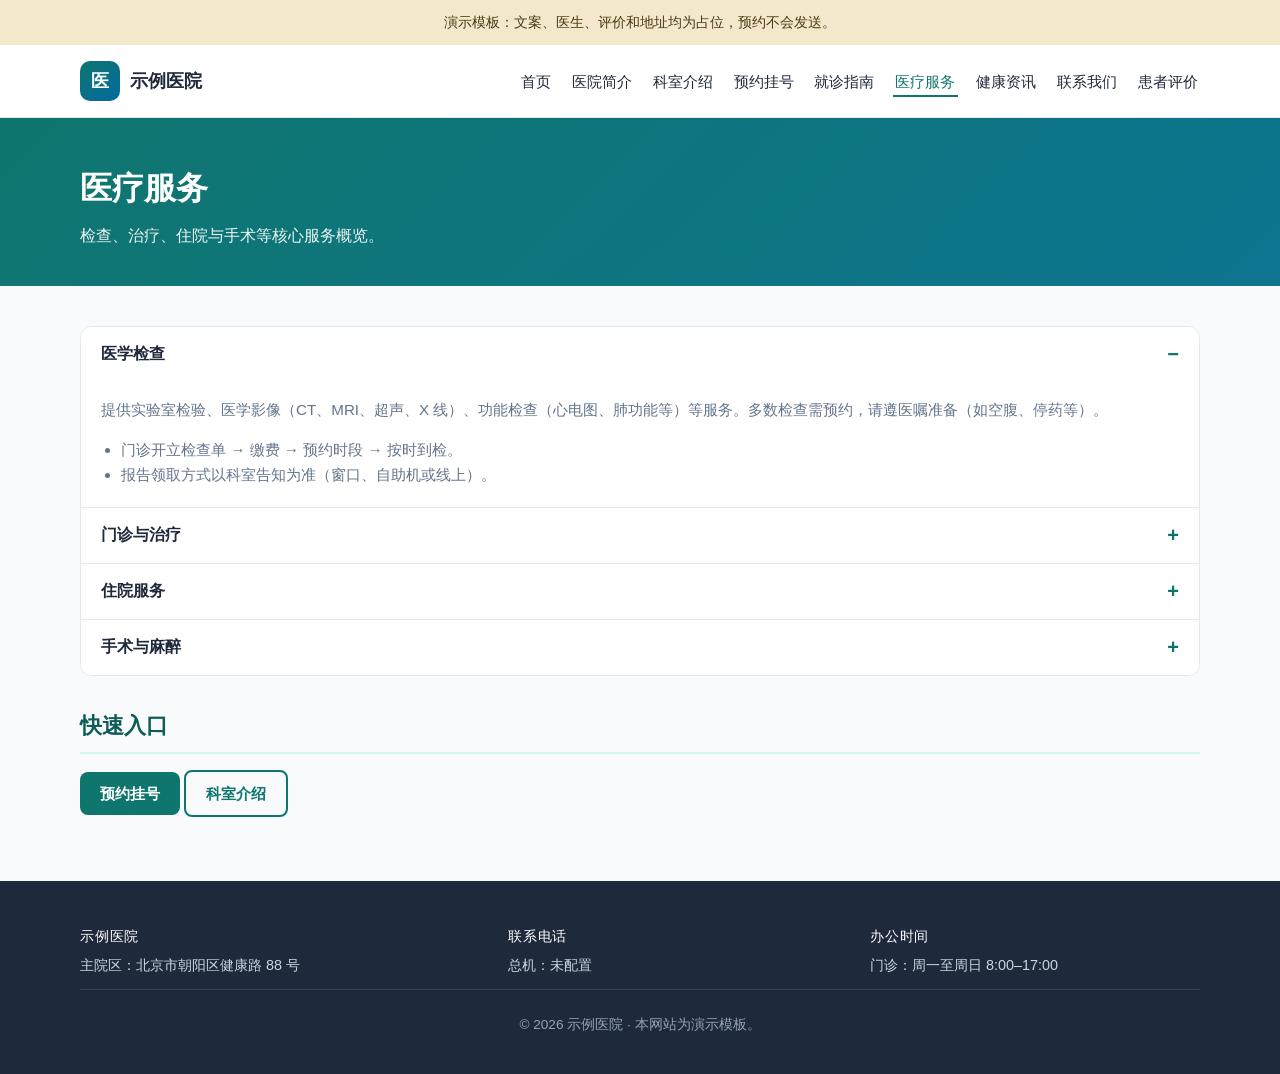
<file: services.html>
<!DOCTYPE html>
<html lang="zh-CN">
  <head>
    <meta charset="utf-8" />
    <meta name="viewport" content="width=device-width, initial-scale=1" />
    <title>医疗服务 — 示例医院</title>
    <link rel="stylesheet" href="css/styles.css" />
  </head>
  <body>
    <p class="demo-notice" role="note">演示模板：文案、医生、评价和地址均为占位，预约不会发送。</p>
    <header class="site-header">
      <div class="container header-inner">
        <a class="logo" href="index.html">
          <span class="logo-mark">医</span>
          <span>示例医院</span>
        </a>
        <button type="button" class="nav-toggle" aria-label="打开菜单" aria-expanded="false">
          ☰
        </button>
        <nav class="main-nav" aria-label="主导航">
          <ul>
            <li><a href="index.html">首页</a></li>
            <li><a href="about.html">医院简介</a></li>
            <li><a href="departments.html">科室介绍</a></li>
            <li><a href="appointment.html">预约挂号</a></li>
            <li><a href="guide.html">就诊指南</a></li>
            <li><a href="services.html" class="active">医疗服务</a></li>
            <li><a href="health.html">健康资讯</a></li>
            <li><a href="contact.html">联系我们</a></li>
            <li><a href="reviews.html">患者评价</a></li>
          </ul>
        </nav>
      </div>
    </header>

    <div class="page-hero">
      <div class="container">
        <h1>医疗服务</h1>
        <p class="lead">检查、治疗、住院与手术等核心服务概览。</p>
      </div>
    </div>

    <main class="container">
      <div class="accordion" role="region" aria-label="医疗服务">
        <div class="accordion-item is-open">
          <button type="button" class="accordion-trigger">医学检查</button>
          <div class="accordion-panel">
            <p>
              提供实验室检验、医学影像（CT、MRI、超声、X 线）、功能检查（心电图、肺功能等）等服务。多数检查需预约，请遵医嘱准备（如空腹、停药等）。
            </p>
            <ul>
              <li>门诊开立检查单 → 缴费 → 预约时段 → 按时到检。</li>
              <li>报告领取方式以科室告知为准（窗口、自助机或线上）。</li>
            </ul>
          </div>
        </div>
        <div class="accordion-item">
          <button type="button" class="accordion-trigger">门诊与治疗</button>
          <div class="accordion-panel">
            <p>
              各专科门诊提供药物与非药物治疗方案；部分项目可在日间治疗中心完成，减少住院时间。
            </p>
            <ul>
              <li>慢性病长处方与随访管理（以科室政策为准）。</li>
              <li>多学科会诊（MDT）适用于肿瘤、疑难病等（示例）。</li>
            </ul>
          </div>
        </div>
        <div class="accordion-item">
          <button type="button" class="accordion-trigger">住院服务</button>
          <div class="accordion-panel">
            <p>
              入院需医生开具住院证，办理入院手续后入住病区。病区提供分级护理、营养配餐、探视管理等。请配合医院感染防控要求。
            </p>
          </div>
        </div>
        <div class="accordion-item">
          <button type="button" class="accordion-trigger">手术与麻醉</button>
          <div class="accordion-panel">
            <p>
              择期手术需完成术前评估与麻醉门诊评估。急诊手术由绿色通道保障。术后恢复与镇痛方案由手术团队与麻醉科共同制定。
            </p>
          </div>
        </div>
      </div>

      <section class="section" style="margin-top: 2rem">
        <h2 class="section-title">快速入口</h2>
        <p>
          <a class="btn btn-primary" href="appointment.html">预约挂号</a>
          <a class="btn btn-outline" href="departments.html">科室介绍</a>
        </p>
      </section>
    </main>

    <footer class="site-footer">
      <div class="container">
        <div class="footer-grid">
          <div>
            <p class="footer-title">示例医院</p>
            <p>主院区：北京市朝阳区健康路 88 号</p>
          </div>
          <div>
            <p class="footer-title">联系电话</p>
            <p>总机：<span>未配置</span></p>
          </div>
          <div>
            <p class="footer-title">办公时间</p>
            <p>门诊：周一至周日 8:00–17:00</p>
          </div>
        </div>
        <p class="copyright">© 2026 示例医院 · 本网站为演示模板。</p>
      </div>
    </footer>
    <script src="js/main.js"></script>
  </body>
</html>
</file>
<file: css/styles.css>
/* 示例医院 — 全局样式 */
:root {
  --color-primary: #0f766e;
  --color-primary-dark: #0d5c56;
  --color-primary-light: #ccfbf1;
  --color-accent: #0369a1;
  --color-text: #1e293b;
  --color-text-muted: #64748b;
  --color-bg: #f8fafc;
  --color-surface: #ffffff;
  --color-border: #e2e8f0;
  --color-urgent: #dc2626;
  --font-sans: "Noto Sans SC", "PingFang SC", "Microsoft YaHei", sans-serif;
  --radius: 12px;
  --shadow: 0 4px 24px rgba(15, 118, 110, 0.08);
  --header-h: 72px;
}

*,
*::before,
*::after {
  box-sizing: border-box;
}

html {
  scroll-behavior: smooth;
}

body {
  margin: 0;
  font-family: var(--font-sans);
  font-size: 16px;
  line-height: 1.65;
  color: var(--color-text);
  background: var(--color-bg);
}

a {
  color: var(--color-accent);
  text-decoration: none;
}

a:hover {
  text-decoration: underline;
}

img {
  max-width: 100%;
  height: auto;
  display: block;
}

.container {
  width: min(1120px, 92vw);
  margin-left: auto;
  margin-right: auto;
}

/* 顶部导航 */
.site-header {
  position: sticky;
  top: 0;
  z-index: 100;
  background: rgba(255, 255, 255, 0.95);
  backdrop-filter: blur(8px);
  border-bottom: 1px solid var(--color-border);
  box-shadow: 0 1px 0 rgba(0, 0, 0, 0.04);
}

.header-inner {
  display: flex;
  align-items: center;
  justify-content: space-between;
  min-height: var(--header-h);
  gap: 1rem;
}

.logo {
  display: flex;
  align-items: center;
  gap: 0.65rem;
  color: var(--color-text);
  text-decoration: none;
  font-weight: 700;
  font-size: 1.15rem;
}

.logo:hover {
  text-decoration: none;
  color: var(--color-primary);
}

.logo-mark {
  width: 40px;
  height: 40px;
  border-radius: 10px;
  background: linear-gradient(145deg, var(--color-primary), var(--color-accent));
  display: grid;
  place-items: center;
  color: #fff;
  font-size: 1.1rem;
}

.nav-toggle {
  display: none;
  border: 1px solid var(--color-border);
  background: var(--color-surface);
  padding: 0.5rem 0.75rem;
  border-radius: 8px;
  cursor: pointer;
  font-size: 1rem;
}

.main-nav ul {
  list-style: none;
  margin: 0;
  padding: 0;
  display: flex;
  flex-wrap: wrap;
  gap: 0.25rem 1rem;
  align-items: center;
}

.main-nav a {
  color: var(--color-text);
  font-size: 0.92rem;
  padding: 0.35rem 0.15rem;
  text-decoration: none;
  border-bottom: 2px solid transparent;
}

.main-nav a:hover,
.main-nav a.active {
  color: var(--color-primary);
  border-bottom-color: var(--color-primary);
  text-decoration: none;
}

@media (max-width: 960px) {
  .nav-toggle {
    display: block;
  }

  .main-nav {
    display: none;
    position: absolute;
    left: 0;
    right: 0;
    top: var(--header-h);
    background: var(--color-surface);
    border-bottom: 1px solid var(--color-border);
    padding: 1rem;
    box-shadow: var(--shadow);
  }

  .main-nav.is-open {
    display: block;
  }

  .main-nav ul {
    flex-direction: column;
    align-items: stretch;
  }

  .main-nav a {
    display: block;
    padding: 0.6rem 0;
  }
}

/* 页脚 */
.site-footer {
  margin-top: 4rem;
  background: var(--color-text);
  color: #cbd5e1;
  padding: 2.5rem 0 2rem;
  font-size: 0.9rem;
}

.site-footer a {
  color: #94a3b8;
}

.site-footer a:hover {
  color: #fff;
}

.footer-grid {
  display: grid;
  grid-template-columns: 1.2fr 1fr 1fr;
  gap: 2rem;
}

@media (max-width: 768px) {
  .footer-grid {
    grid-template-columns: 1fr;
  }
}

.footer-title {
  color: #fff;
  font-size: 0.85rem;
  text-transform: uppercase;
  letter-spacing: 0.06em;
  margin: 0 0 0.75rem;
}

.site-footer p {
  margin: 0.35rem 0;
}

.copyright {
  margin-top: 2rem;
  padding-top: 1.5rem;
  border-top: 1px solid #334155;
  text-align: center;
  color: #94a3b8;
  font-size: 0.85rem;
}

/* 通用区块 */
.page-hero {
  background: linear-gradient(135deg, var(--color-primary) 0%, #0e7490 100%);
  color: #fff;
  padding: 2.75rem 0 2.25rem;
  margin-bottom: 2.5rem;
}

.page-hero h1 {
  margin: 0 0 0.5rem;
  font-size: clamp(1.5rem, 4vw, 2rem);
  font-weight: 700;
}

.page-hero .lead {
  margin: 0;
  opacity: 0.92;
  font-size: 1rem;
}

.section {
  margin-bottom: 2.5rem;
}

.section-title {
  font-size: 1.35rem;
  margin: 0 0 1rem;
  padding-bottom: 0.5rem;
  border-bottom: 2px solid var(--color-primary-light);
  color: var(--color-primary-dark);
}

.card-grid {
  display: grid;
  grid-template-columns: repeat(auto-fill, minmax(260px, 1fr));
  gap: 1.25rem;
}

.card {
  background: var(--color-surface);
  border: 1px solid var(--color-border);
  border-radius: var(--radius);
  padding: 1.35rem;
  box-shadow: var(--shadow);
  transition: transform 0.2s, box-shadow 0.2s;
}

.card:hover {
  transform: translateY(-2px);
  box-shadow: 0 8px 32px rgba(15, 118, 110, 0.12);
}

.card h3 {
  margin: 0 0 0.5rem;
  font-size: 1.1rem;
  color: var(--color-text);
}

.card p {
  margin: 0;
  font-size: 0.95rem;
  color: var(--color-text-muted);
}

.btn {
  display: inline-block;
  padding: 0.55rem 1.25rem;
  border-radius: 8px;
  font-size: 0.95rem;
  font-weight: 600;
  cursor: pointer;
  border: none;
  text-decoration: none;
  transition: background 0.2s, color 0.2s;
}

.btn-primary {
  background: var(--color-primary);
  color: #fff;
}

.btn-primary:hover {
  background: var(--color-primary-dark);
  color: #fff;
  text-decoration: none;
}

.btn-outline {
  background: transparent;
  color: var(--color-primary);
  border: 2px solid var(--color-primary);
}

.btn-outline:hover {
  background: var(--color-primary-light);
  text-decoration: none;
}

/* 首页横幅 */
.hero-home {
  padding: 3rem 0 3.5rem;
  background: linear-gradient(120deg, #0f766e 0%, #155e75 50%, #0e7490 100%);
  color: #fff;
}

.hero-home .container {
  display: grid;
  grid-template-columns: 1.2fr 1fr;
  gap: 2rem;
  align-items: center;
}

@media (max-width: 768px) {
  .hero-home .container {
    grid-template-columns: 1fr;
  }
}

.hero-home h1 {
  margin: 0 0 1rem;
  font-size: clamp(1.75rem, 4vw, 2.25rem);
  line-height: 1.3;
}

.hero-home .subtitle {
  margin: 0 0 1.5rem;
  opacity: 0.95;
  font-size: 1.05rem;
}

.hero-actions {
  display: flex;
  flex-wrap: wrap;
  gap: 0.75rem;
}

.hero-home .btn-primary {
  background: #fff;
  color: var(--color-primary-dark);
}

.hero-home .btn-primary:hover {
  background: var(--color-primary-light);
}

.hero-panel {
  background: rgba(255, 255, 255, 0.12);
  border: 1px solid rgba(255, 255, 255, 0.25);
  border-radius: var(--radius);
  padding: 1.5rem;
}

.hero-panel h2 {
  margin: 0 0 1rem;
  font-size: 1rem;
  font-weight: 600;
}

.urgent-line {
  display: flex;
  align-items: center;
  gap: 0.5rem;
  font-size: 1.25rem;
  font-weight: 700;
}

.urgent-line a {
  color: #fff;
  text-decoration: none;
}

.urgent-line a:hover {
  text-decoration: underline;
}

/* 手风琴 / 可展开模块 */
.accordion {
  border: 1px solid var(--color-border);
  border-radius: var(--radius);
  overflow: hidden;
  background: var(--color-surface);
}

.accordion-item + .accordion-item {
  border-top: 1px solid var(--color-border);
}

.accordion-trigger {
  width: 100%;
  text-align: left;
  padding: 1rem 1.25rem;
  background: var(--color-surface);
  border: none;
  font-family: inherit;
  font-size: 1rem;
  font-weight: 600;
  color: var(--color-text);
  cursor: pointer;
  display: flex;
  justify-content: space-between;
  align-items: center;
  gap: 1rem;
}

.accordion-trigger:hover {
  background: var(--color-bg);
}

.accordion-trigger::after {
  content: "+";
  font-size: 1.25rem;
  color: var(--color-primary);
  flex-shrink: 0;
}

.accordion-item.is-open .accordion-trigger::after {
  content: "−";
}

.accordion-panel {
  display: none;
  padding: 0 1.25rem 1.25rem;
  color: var(--color-text-muted);
  font-size: 0.95rem;
}

.accordion-item.is-open .accordion-panel {
  display: block;
}

.accordion-panel ul {
  margin: 0.5rem 0 0;
  padding-left: 1.25rem;
}

/* 资讯列表可点开 */
.article-list {
  display: flex;
  flex-direction: column;
  gap: 0.75rem;
}

.article-item {
  border: 1px solid var(--color-border);
  border-radius: var(--radius);
  background: var(--color-surface);
  overflow: hidden;
}

.article-summary {
  width: 100%;
  text-align: left;
  padding: 1rem 1.25rem;
  background: var(--color-surface);
  border: none;
  font-family: inherit;
  cursor: pointer;
  display: flex;
  justify-content: space-between;
  align-items: flex-start;
  gap: 1rem;
}

.article-summary:hover {
  background: var(--color-bg);
}

.article-summary h3 {
  margin: 0 0 0.35rem;
  font-size: 1rem;
  color: var(--color-text);
}

.article-summary .meta {
  font-size: 0.85rem;
  color: var(--color-text-muted);
}

.article-summary .chev {
  color: var(--color-primary);
  font-size: 1.2rem;
  flex-shrink: 0;
}

.article-body {
  display: none;
  padding: 0 1.25rem 1.25rem;
  border-top: 1px solid var(--color-border);
  color: var(--color-text-muted);
  font-size: 0.95rem;
}

.article-item.is-open .article-body {
  display: block;
}

.article-item.is-open .chev {
  transform: rotate(90deg);
}

/* 表单 */
.form-grid {
  display: grid;
  gap: 1.25rem;
  max-width: 560px;
}

.form-row label {
  display: block;
  font-weight: 600;
  margin-bottom: 0.35rem;
  font-size: 0.9rem;
}

.form-row input,
.form-row select,
.form-row textarea {
  width: 100%;
  padding: 0.6rem 0.75rem;
  border: 1px solid var(--color-border);
  border-radius: 8px;
  font-family: inherit;
  font-size: 1rem;
}

.form-row textarea {
  min-height: 100px;
  resize: vertical;
}

.form-hint {
  font-size: 0.85rem;
  color: var(--color-text-muted);
  margin-top: 0.35rem;
}

/* 评价卡片 */
.review-card {
  background: var(--color-surface);
  border: 1px solid var(--color-border);
  border-radius: var(--radius);
  padding: 1.25rem;
  box-shadow: var(--shadow);
}

.review-stars {
  color: #f59e0b;
  letter-spacing: 0.05em;
  margin-bottom: 0.5rem;
}

.review-meta {
  font-size: 0.85rem;
  color: var(--color-text-muted);
  margin-top: 0.75rem;
}

/* 地图占位 */
.map-placeholder {
  background: var(--color-border);
  border-radius: var(--radius);
  min-height: 280px;
  display: grid;
  place-items: center;
  color: var(--color-text-muted);
  font-size: 0.95rem;
}

/* 列表新闻 */
.news-list {
  list-style: none;
  margin: 0;
  padding: 0;
}

.news-list li {
  padding: 0.85rem 0;
  border-bottom: 1px solid var(--color-border);
  display: flex;
  justify-content: space-between;
  gap: 1rem;
  flex-wrap: wrap;
}

.news-list li:last-child {
  border-bottom: none;
}

.news-date {
  color: var(--color-text-muted);
  font-size: 0.88rem;
  white-space: nowrap;
}

.tag {
  display: inline-block;
  background: var(--color-primary-light);
  color: var(--color-primary-dark);
  font-size: 0.75rem;
  padding: 0.15rem 0.5rem;
  border-radius: 4px;
  margin-right: 0.35rem;
}

.demo-notice { margin: 0; padding: .7rem 1rem; text-align: center; background: #f3e8cc; color: #4c3a13; font-size: .875rem; }
</file>
